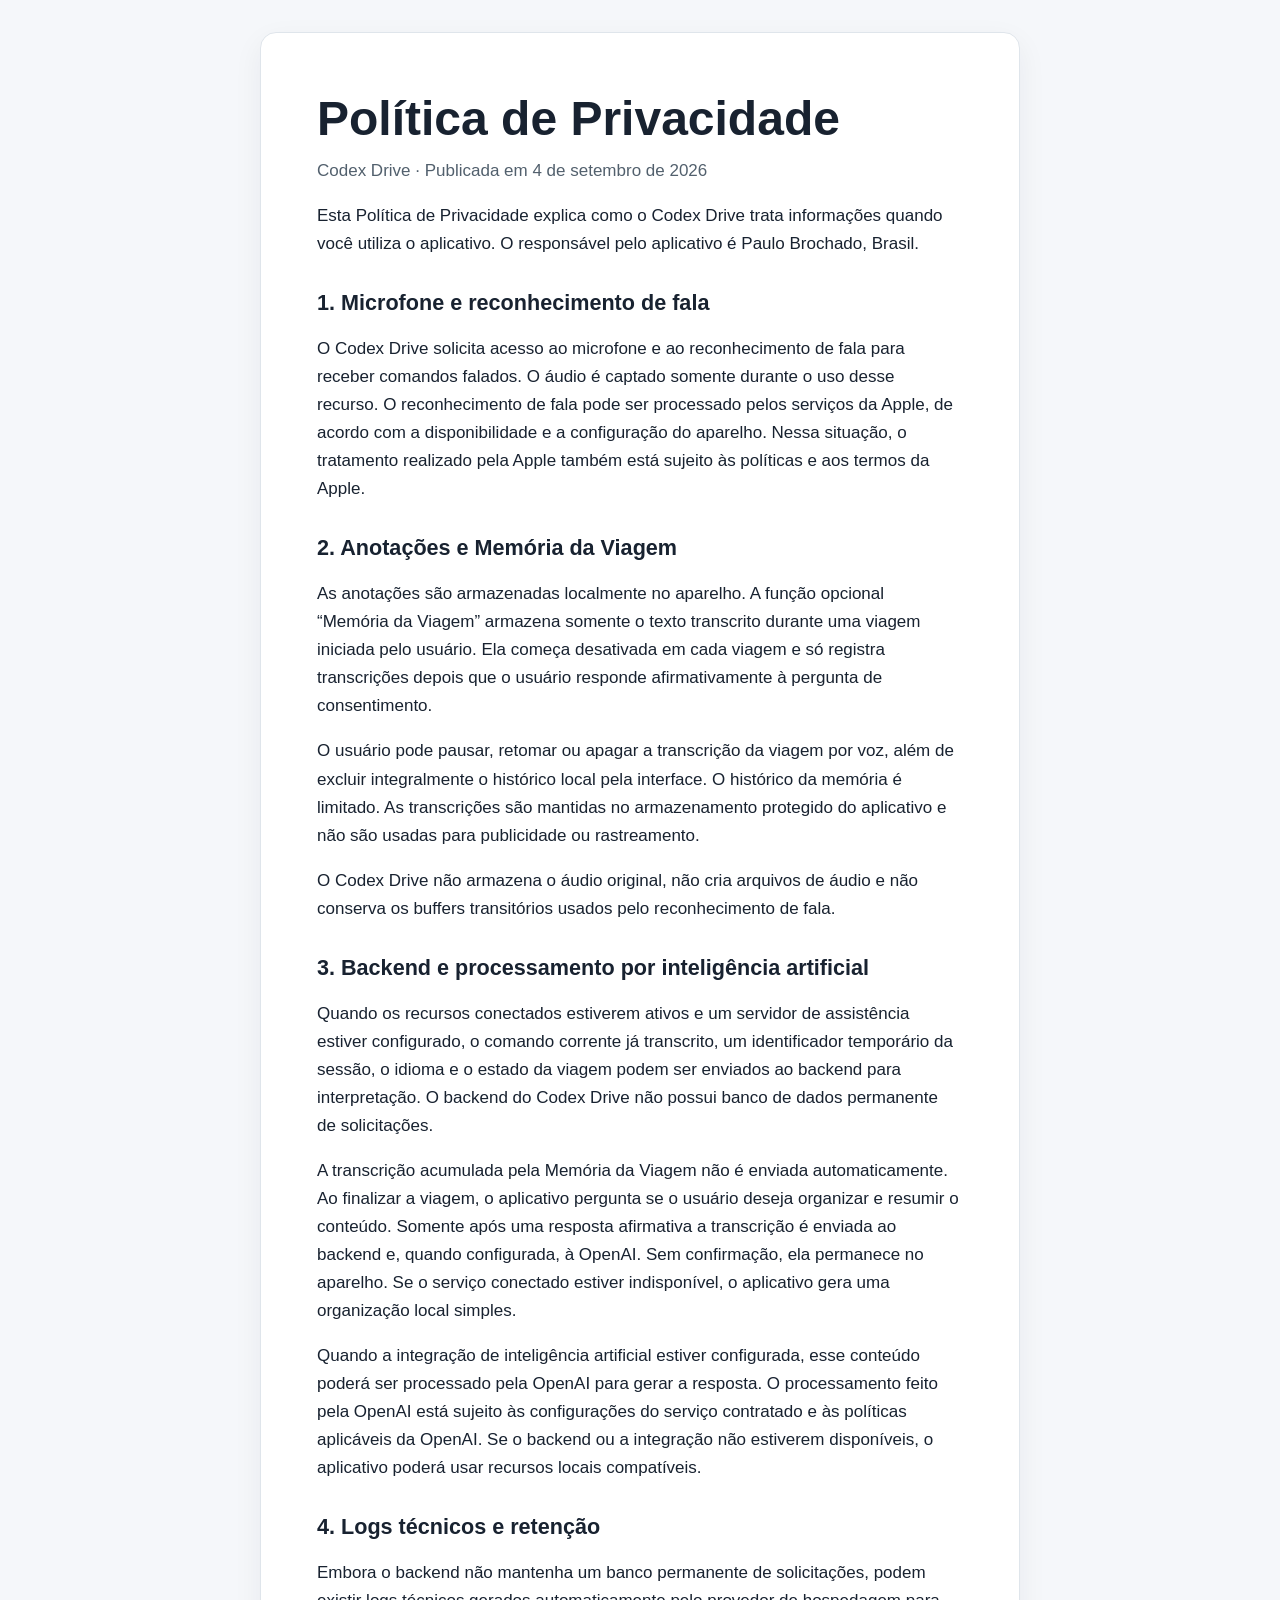
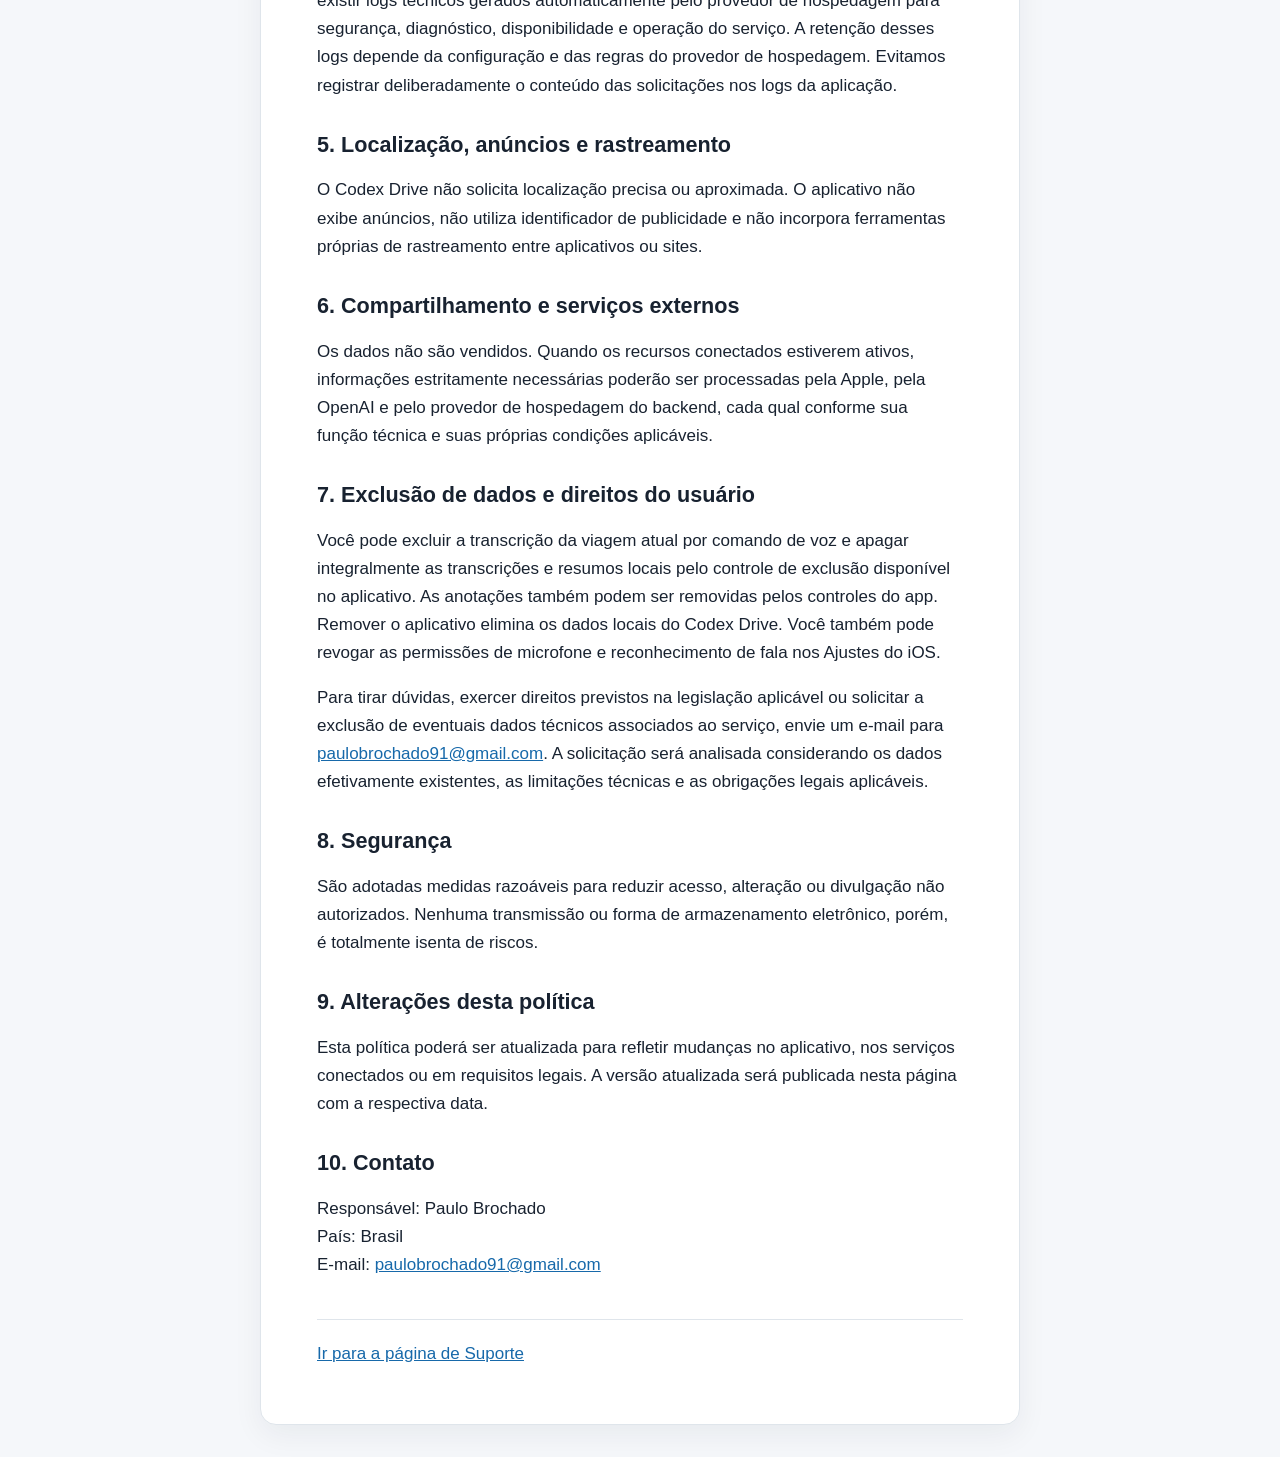
<file: privacidade/index.html>
<!doctype html>
<html lang="pt-BR">
<head>
  <meta charset="utf-8">
  <meta name="viewport" content="width=device-width, initial-scale=1">
  <meta name="description" content="Política de Privacidade do Codex Drive.">
  <title>Política de Privacidade — Codex Drive</title>
  <link rel="stylesheet" href="../styles.css">
</head>
<body>
  <main>
    <h1>Política de Privacidade</h1>
    <p class="updated">Codex Drive · Publicada em 4 de setembro de 2026</p>

    <p>Esta Política de Privacidade explica como o Codex Drive trata informações quando você utiliza o aplicativo. O responsável pelo aplicativo é Paulo Brochado, Brasil.</p>

    <h2>1. Microfone e reconhecimento de fala</h2>
    <p>O Codex Drive solicita acesso ao microfone e ao reconhecimento de fala para receber comandos falados. O áudio é captado somente durante o uso desse recurso. O reconhecimento de fala pode ser processado pelos serviços da Apple, de acordo com a disponibilidade e a configuração do aparelho. Nessa situação, o tratamento realizado pela Apple também está sujeito às políticas e aos termos da Apple.</p>

    <h2>2. Anotações e Memória da Viagem</h2>
    <p>As anotações são armazenadas localmente no aparelho. A função opcional “Memória da Viagem” armazena somente o texto transcrito durante uma viagem iniciada pelo usuário. Ela começa desativada em cada viagem e só registra transcrições depois que o usuário responde afirmativamente à pergunta de consentimento.</p>
    <p>O usuário pode pausar, retomar ou apagar a transcrição da viagem por voz, além de excluir integralmente o histórico local pela interface. O histórico da memória é limitado. As transcrições são mantidas no armazenamento protegido do aplicativo e não são usadas para publicidade ou rastreamento.</p>
    <p>O Codex Drive não armazena o áudio original, não cria arquivos de áudio e não conserva os buffers transitórios usados pelo reconhecimento de fala.</p>

    <h2>3. Backend e processamento por inteligência artificial</h2>
    <p>Quando os recursos conectados estiverem ativos e um servidor de assistência estiver configurado, o comando corrente já transcrito, um identificador temporário da sessão, o idioma e o estado da viagem podem ser enviados ao backend para interpretação. O backend do Codex Drive não possui banco de dados permanente de solicitações.</p>
    <p>A transcrição acumulada pela Memória da Viagem não é enviada automaticamente. Ao finalizar a viagem, o aplicativo pergunta se o usuário deseja organizar e resumir o conteúdo. Somente após uma resposta afirmativa a transcrição é enviada ao backend e, quando configurada, à OpenAI. Sem confirmação, ela permanece no aparelho. Se o serviço conectado estiver indisponível, o aplicativo gera uma organização local simples.</p>
    <p>Quando a integração de inteligência artificial estiver configurada, esse conteúdo poderá ser processado pela OpenAI para gerar a resposta. O processamento feito pela OpenAI está sujeito às configurações do serviço contratado e às políticas aplicáveis da OpenAI. Se o backend ou a integração não estiverem disponíveis, o aplicativo poderá usar recursos locais compatíveis.</p>

    <h2>4. Logs técnicos e retenção</h2>
    <p>Embora o backend não mantenha um banco permanente de solicitações, podem existir logs técnicos gerados automaticamente pelo provedor de hospedagem para segurança, diagnóstico, disponibilidade e operação do serviço. A retenção desses logs depende da configuração e das regras do provedor de hospedagem. Evitamos registrar deliberadamente o conteúdo das solicitações nos logs da aplicação.</p>

    <h2>5. Localização, anúncios e rastreamento</h2>
    <p>O Codex Drive não solicita localização precisa ou aproximada. O aplicativo não exibe anúncios, não utiliza identificador de publicidade e não incorpora ferramentas próprias de rastreamento entre aplicativos ou sites.</p>

    <h2>6. Compartilhamento e serviços externos</h2>
    <p>Os dados não são vendidos. Quando os recursos conectados estiverem ativos, informações estritamente necessárias poderão ser processadas pela Apple, pela OpenAI e pelo provedor de hospedagem do backend, cada qual conforme sua função técnica e suas próprias condições aplicáveis.</p>

    <h2>7. Exclusão de dados e direitos do usuário</h2>
    <p>Você pode excluir a transcrição da viagem atual por comando de voz e apagar integralmente as transcrições e resumos locais pelo controle de exclusão disponível no aplicativo. As anotações também podem ser removidas pelos controles do app. Remover o aplicativo elimina os dados locais do Codex Drive. Você também pode revogar as permissões de microfone e reconhecimento de fala nos Ajustes do iOS.</p>
    <p>Para tirar dúvidas, exercer direitos previstos na legislação aplicável ou solicitar a exclusão de eventuais dados técnicos associados ao serviço, envie um e-mail para <a href="mailto:paulobrochado91@gmail.com">paulobrochado91@gmail.com</a>. A solicitação será analisada considerando os dados efetivamente existentes, as limitações técnicas e as obrigações legais aplicáveis.</p>

    <h2>8. Segurança</h2>
    <p>São adotadas medidas razoáveis para reduzir acesso, alteração ou divulgação não autorizados. Nenhuma transmissão ou forma de armazenamento eletrônico, porém, é totalmente isenta de riscos.</p>

    <h2>9. Alterações desta política</h2>
    <p>Esta política poderá ser atualizada para refletir mudanças no aplicativo, nos serviços conectados ou em requisitos legais. A versão atualizada será publicada nesta página com a respectiva data.</p>

    <h2>10. Contato</h2>
    <p>Responsável: Paulo Brochado<br>País: Brasil<br>E-mail: <a href="mailto:paulobrochado91@gmail.com">paulobrochado91@gmail.com</a></p>

    <nav><a href="../suporte/">Ir para a página de Suporte</a></nav>
  </main>
</body>
</html>
</file>
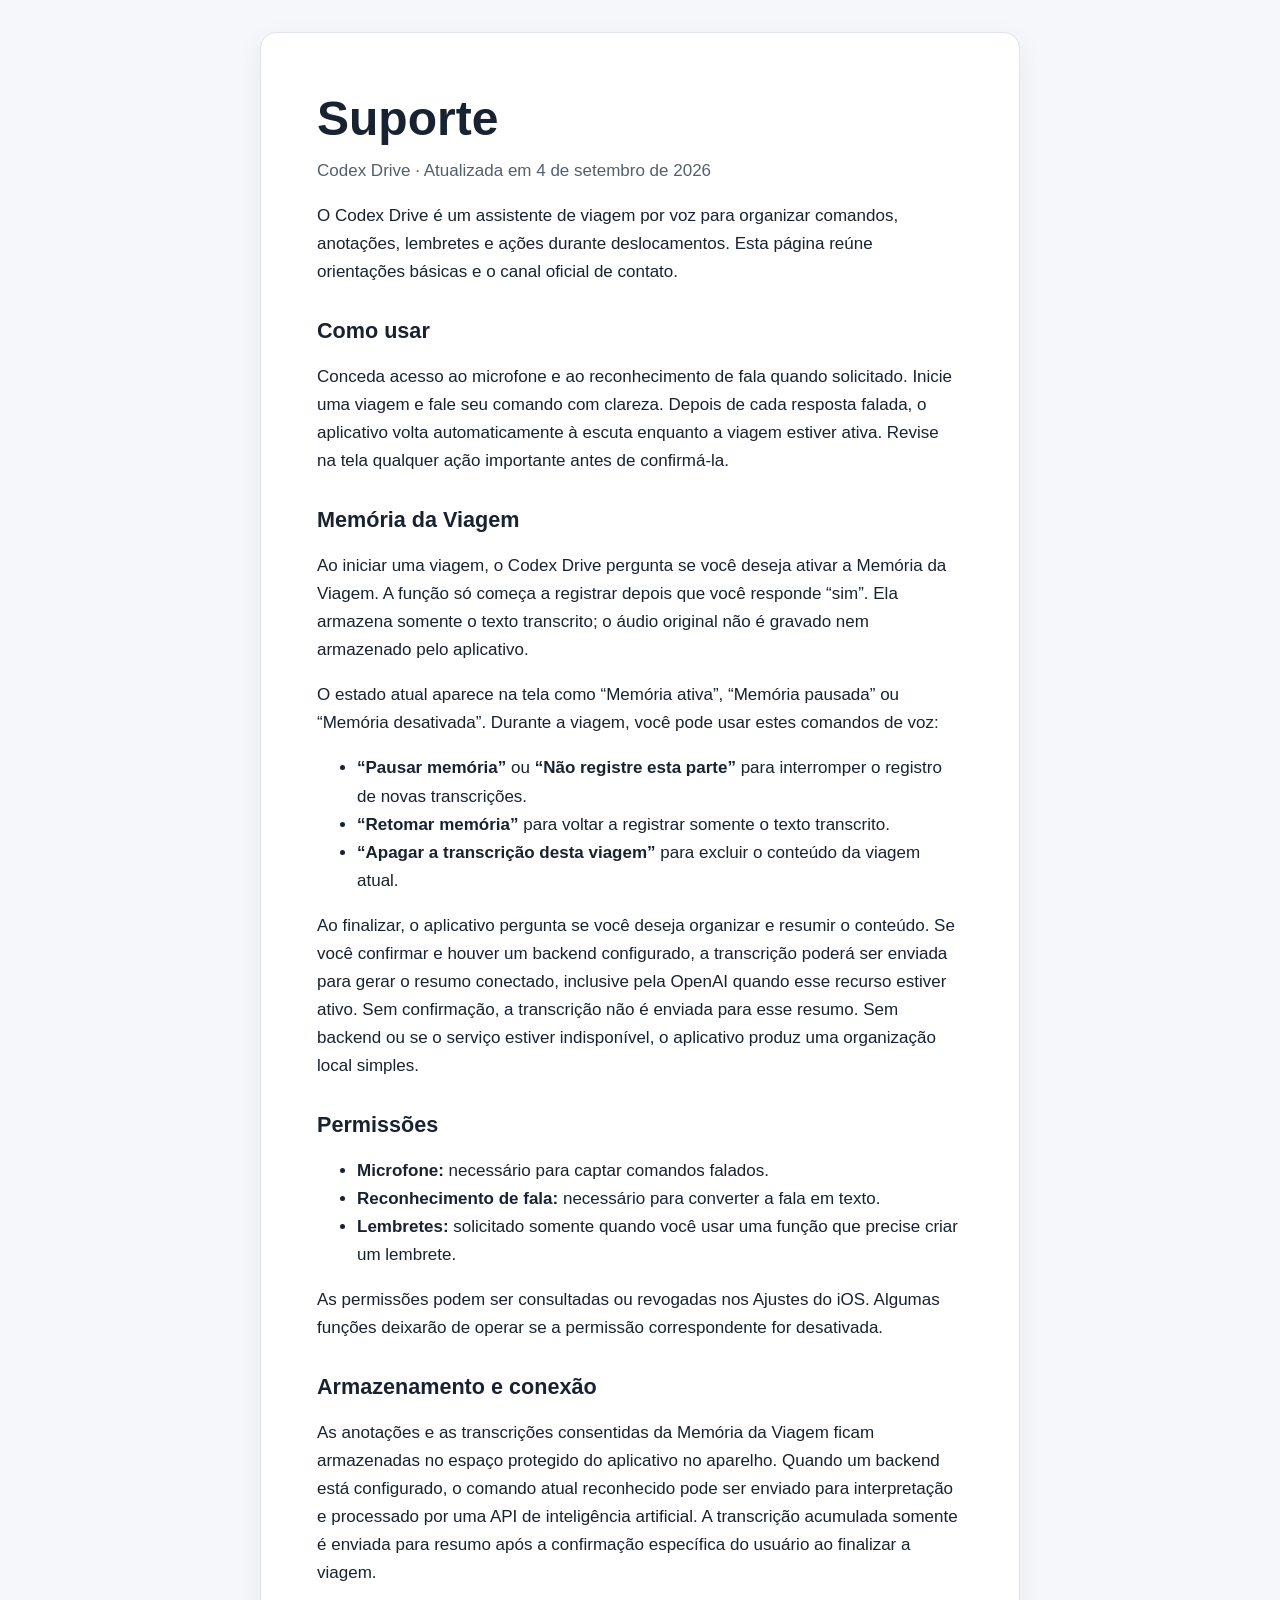
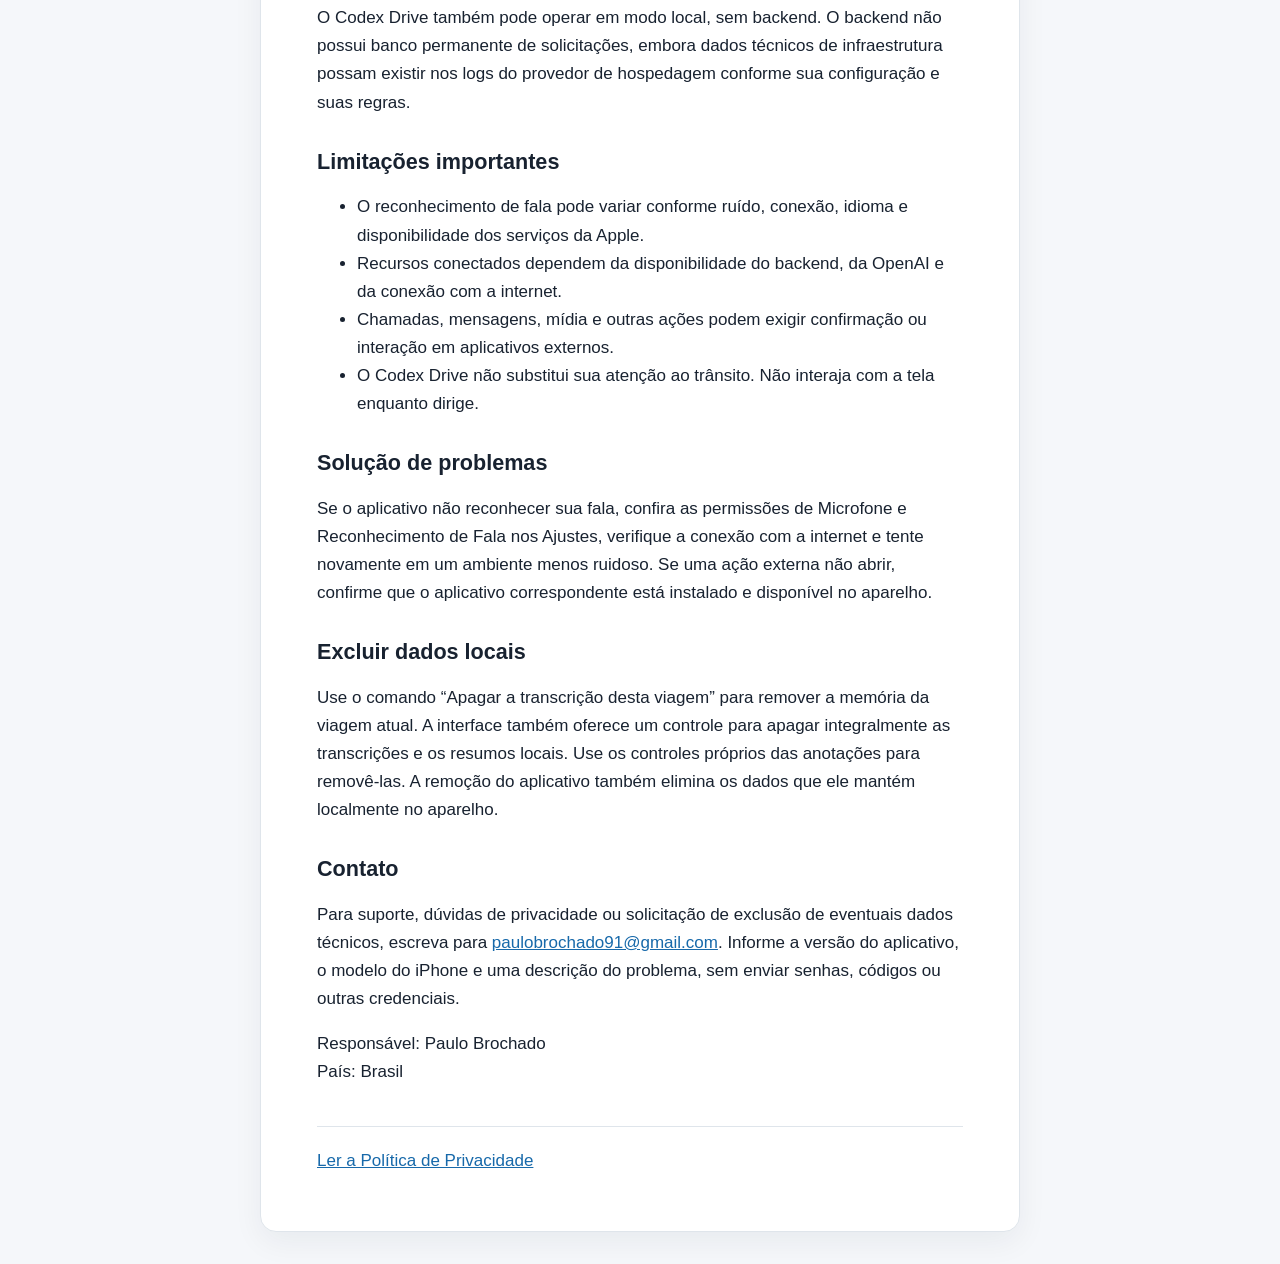
<file: suporte/index.html>
<!doctype html>
<html lang="pt-BR">
<head>
  <meta charset="utf-8">
  <meta name="viewport" content="width=device-width, initial-scale=1">
  <meta name="description" content="Suporte do Codex Drive.">
  <title>Suporte — Codex Drive</title>
  <link rel="stylesheet" href="../styles.css">
</head>
<body>
  <main>
    <h1>Suporte</h1>
    <p class="updated">Codex Drive · Atualizada em 4 de setembro de 2026</p>

    <p>O Codex Drive é um assistente de viagem por voz para organizar comandos, anotações, lembretes e ações durante deslocamentos. Esta página reúne orientações básicas e o canal oficial de contato.</p>

    <h2>Como usar</h2>
    <p>Conceda acesso ao microfone e ao reconhecimento de fala quando solicitado. Inicie uma viagem e fale seu comando com clareza. Depois de cada resposta falada, o aplicativo volta automaticamente à escuta enquanto a viagem estiver ativa. Revise na tela qualquer ação importante antes de confirmá-la.</p>

    <h2>Memória da Viagem</h2>
    <p>Ao iniciar uma viagem, o Codex Drive pergunta se você deseja ativar a Memória da Viagem. A função só começa a registrar depois que você responde “sim”. Ela armazena somente o texto transcrito; o áudio original não é gravado nem armazenado pelo aplicativo.</p>
    <p>O estado atual aparece na tela como “Memória ativa”, “Memória pausada” ou “Memória desativada”. Durante a viagem, você pode usar estes comandos de voz:</p>
    <ul>
      <li><strong>“Pausar memória”</strong> ou <strong>“Não registre esta parte”</strong> para interromper o registro de novas transcrições.</li>
      <li><strong>“Retomar memória”</strong> para voltar a registrar somente o texto transcrito.</li>
      <li><strong>“Apagar a transcrição desta viagem”</strong> para excluir o conteúdo da viagem atual.</li>
    </ul>
    <p>Ao finalizar, o aplicativo pergunta se você deseja organizar e resumir o conteúdo. Se você confirmar e houver um backend configurado, a transcrição poderá ser enviada para gerar o resumo conectado, inclusive pela OpenAI quando esse recurso estiver ativo. Sem confirmação, a transcrição não é enviada para esse resumo. Sem backend ou se o serviço estiver indisponível, o aplicativo produz uma organização local simples.</p>

    <h2>Permissões</h2>
    <ul>
      <li><strong>Microfone:</strong> necessário para captar comandos falados.</li>
      <li><strong>Reconhecimento de fala:</strong> necessário para converter a fala em texto.</li>
      <li><strong>Lembretes:</strong> solicitado somente quando você usar uma função que precise criar um lembrete.</li>
    </ul>
    <p>As permissões podem ser consultadas ou revogadas nos Ajustes do iOS. Algumas funções deixarão de operar se a permissão correspondente for desativada.</p>

    <h2>Armazenamento e conexão</h2>
    <p>As anotações e as transcrições consentidas da Memória da Viagem ficam armazenadas no espaço protegido do aplicativo no aparelho. Quando um backend está configurado, o comando atual reconhecido pode ser enviado para interpretação e processado por uma API de inteligência artificial. A transcrição acumulada somente é enviada para resumo após a confirmação específica do usuário ao finalizar a viagem.</p>
    <p>O Codex Drive também pode operar em modo local, sem backend. O backend não possui banco permanente de solicitações, embora dados técnicos de infraestrutura possam existir nos logs do provedor de hospedagem conforme sua configuração e suas regras.</p>

    <h2>Limitações importantes</h2>
    <ul>
      <li>O reconhecimento de fala pode variar conforme ruído, conexão, idioma e disponibilidade dos serviços da Apple.</li>
      <li>Recursos conectados dependem da disponibilidade do backend, da OpenAI e da conexão com a internet.</li>
      <li>Chamadas, mensagens, mídia e outras ações podem exigir confirmação ou interação em aplicativos externos.</li>
      <li>O Codex Drive não substitui sua atenção ao trânsito. Não interaja com a tela enquanto dirige.</li>
    </ul>

    <h2>Solução de problemas</h2>
    <p>Se o aplicativo não reconhecer sua fala, confira as permissões de Microfone e Reconhecimento de Fala nos Ajustes, verifique a conexão com a internet e tente novamente em um ambiente menos ruidoso. Se uma ação externa não abrir, confirme que o aplicativo correspondente está instalado e disponível no aparelho.</p>

    <h2>Excluir dados locais</h2>
    <p>Use o comando “Apagar a transcrição desta viagem” para remover a memória da viagem atual. A interface também oferece um controle para apagar integralmente as transcrições e os resumos locais. Use os controles próprios das anotações para removê-las. A remoção do aplicativo também elimina os dados que ele mantém localmente no aparelho.</p>

    <h2>Contato</h2>
    <p>Para suporte, dúvidas de privacidade ou solicitação de exclusão de eventuais dados técnicos, escreva para <a href="mailto:paulobrochado91@gmail.com">paulobrochado91@gmail.com</a>. Informe a versão do aplicativo, o modelo do iPhone e uma descrição do problema, sem enviar senhas, códigos ou outras credenciais.</p>

    <p>Responsável: Paulo Brochado<br>País: Brasil</p>

    <nav><a href="../privacidade/">Ler a Política de Privacidade</a></nav>
  </main>
</body>
</html>
</file>
<file: styles.css>
:root {
  color-scheme: light;
  --ink: #182230;
  --muted: #52606d;
  --line: #dfe5eb;
  --surface: #ffffff;
  --accent: #1769aa;
  --background: #f5f7fa;
}

* { box-sizing: border-box; }

body {
  margin: 0;
  background: var(--background);
  color: var(--ink);
  font-family: -apple-system, BlinkMacSystemFont, "Segoe UI", sans-serif;
  font-size: 17px;
  line-height: 1.65;
}

main {
  width: min(760px, calc(100% - 32px));
  margin: 32px auto;
  padding: clamp(24px, 6vw, 56px);
  background: var(--surface);
  border: 1px solid var(--line);
  border-radius: 16px;
  box-shadow: 0 10px 30px rgba(24, 34, 48, 0.06);
}

h1, h2 { line-height: 1.25; }
h1 { margin: 0 0 8px; font-size: clamp(2rem, 8vw, 3rem); }
h2 { margin-top: 2rem; font-size: 1.35rem; }
p, li { max-width: 68ch; }
.updated { margin-top: 0; color: var(--muted); }
a { color: var(--accent); }
nav { margin-top: 2.5rem; padding-top: 1.25rem; border-top: 1px solid var(--line); }

@media (max-width: 520px) {
  body { font-size: 16px; }
  main { width: 100%; margin: 0; min-height: 100vh; border: 0; border-radius: 0; }
}
</file>
